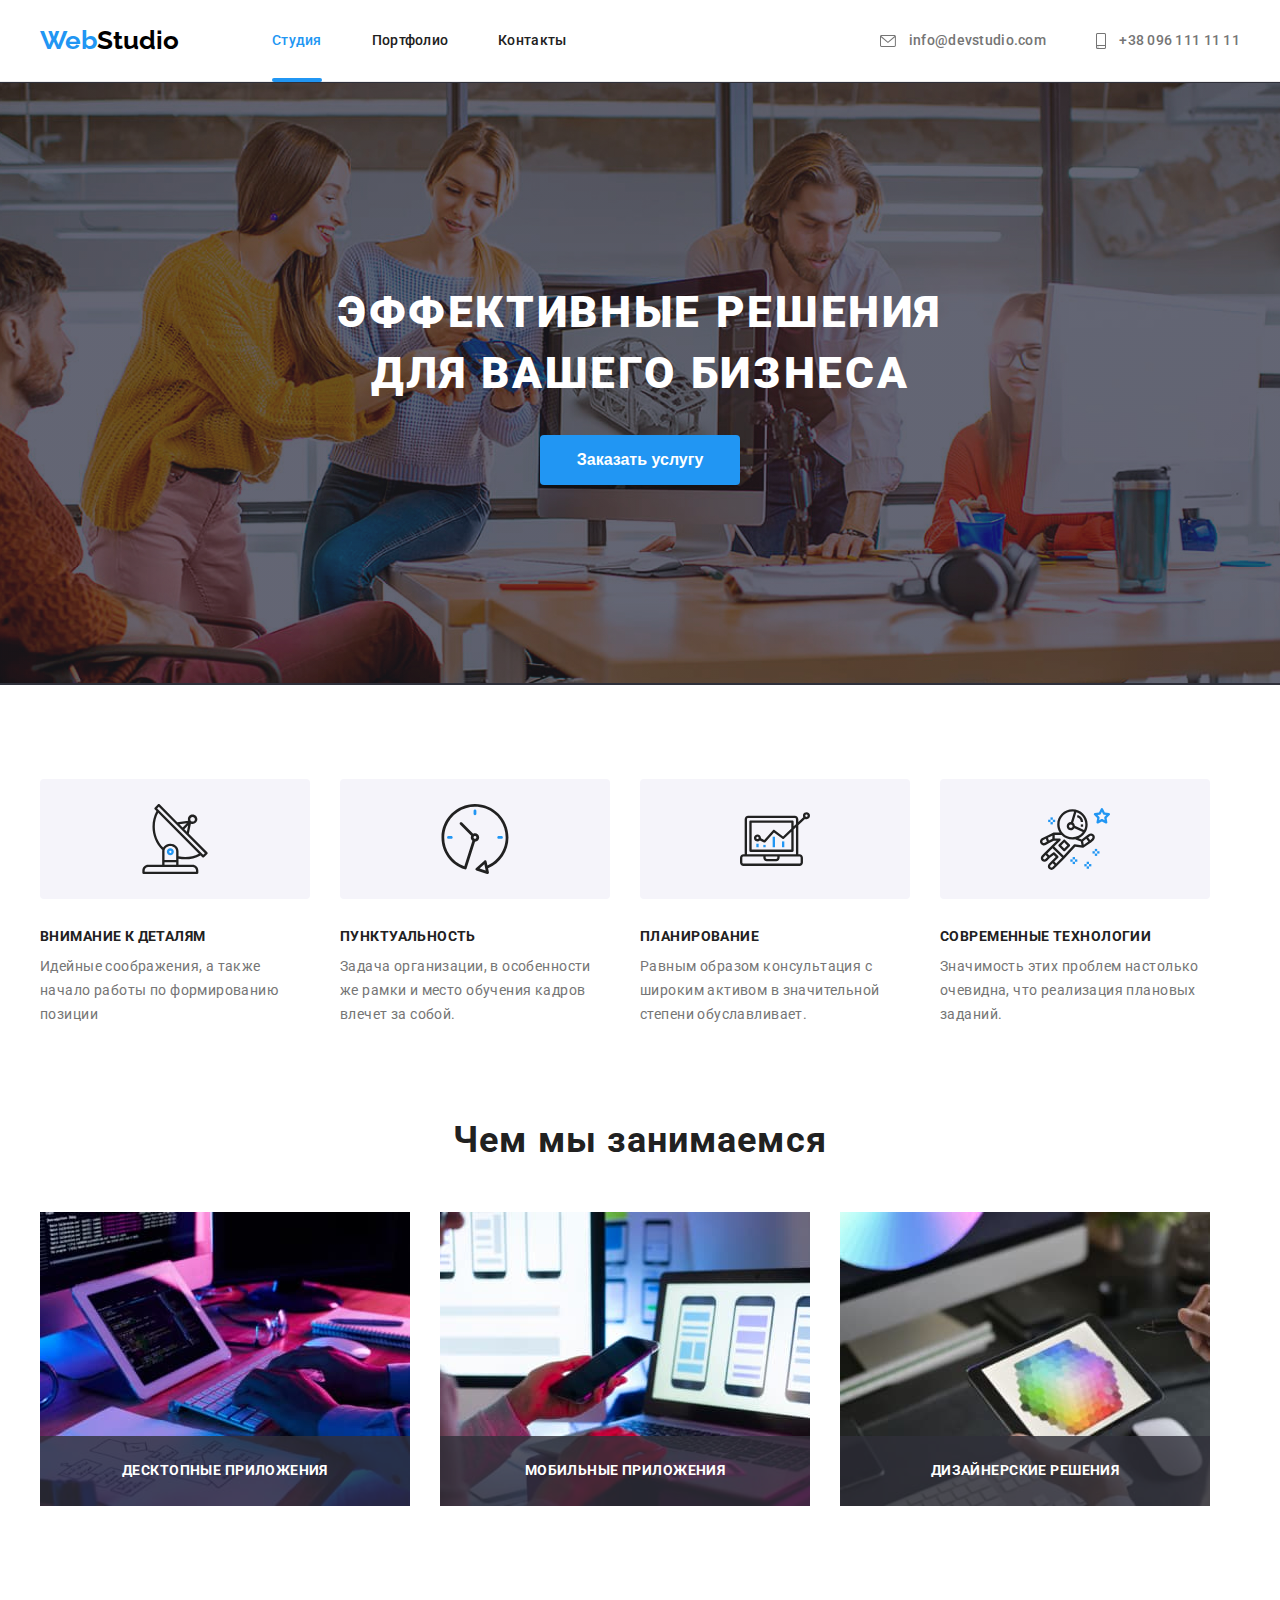
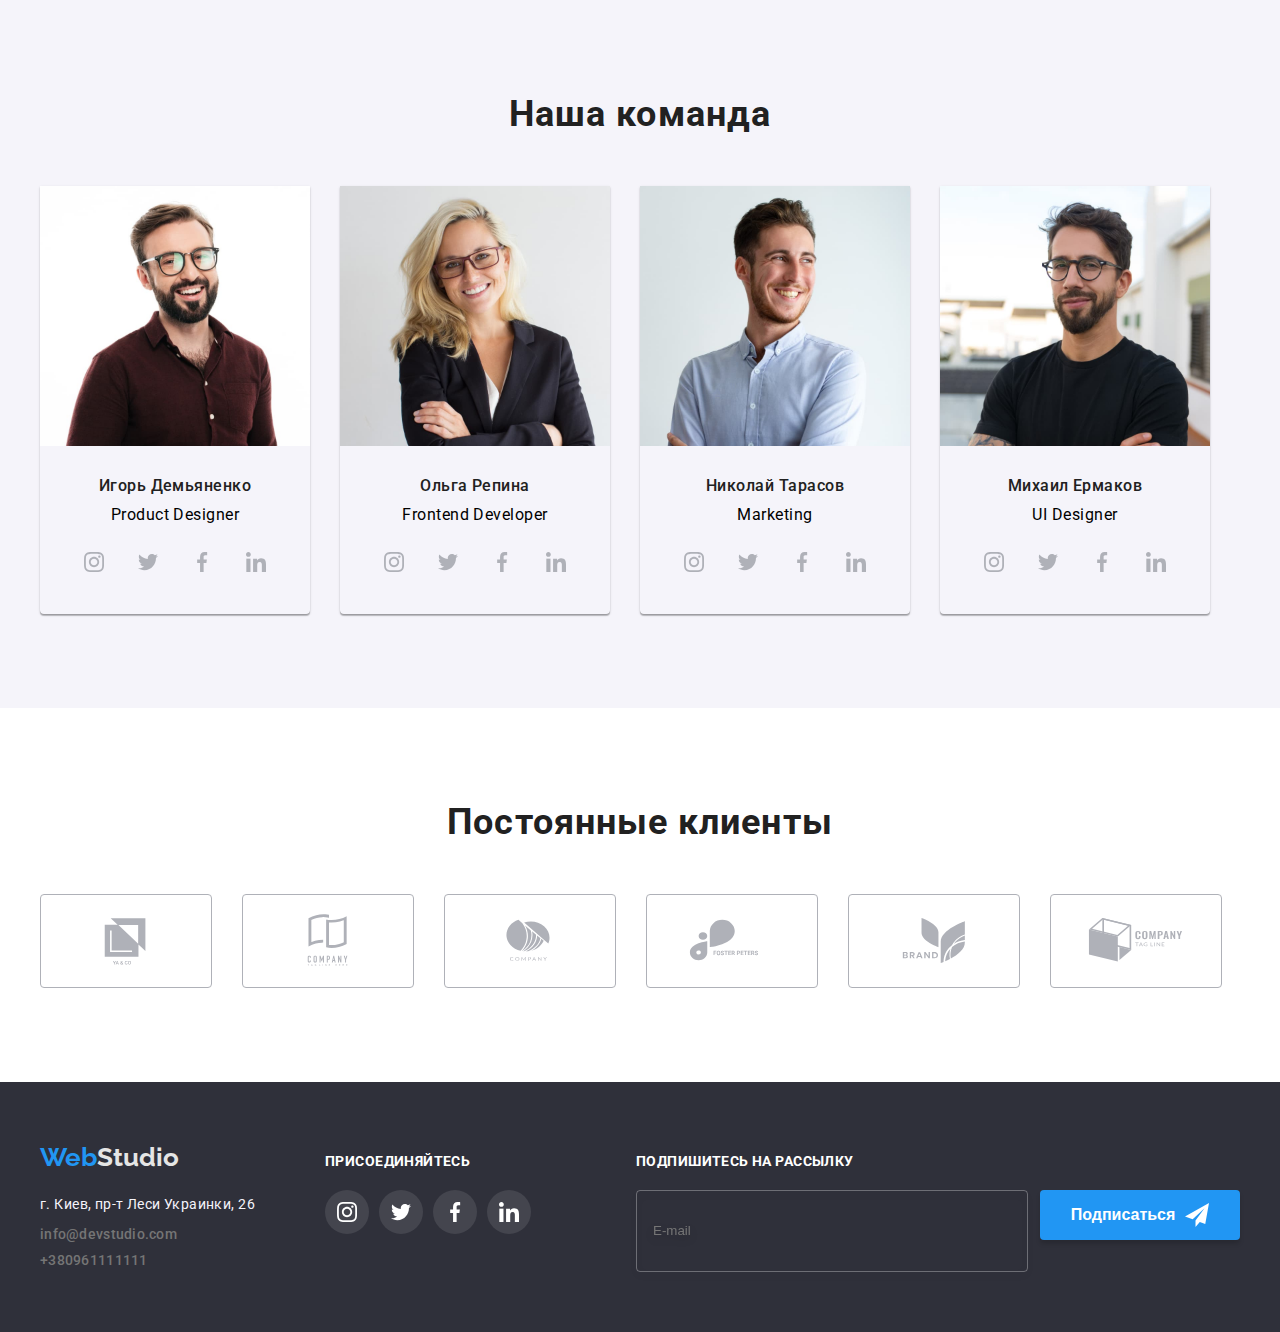
<file: index.html>
<!DOCTYPE html>
<html lang="en">
    <head>
        <meta charset="UTF-8" />
        <meta http-equiv="X-UA-Compatible" content="IE=edge" />
        <meta name="viewport" content="width=device-width, initial-scale=1.0" />
        <title>Студия</title>
        <link
            href="https://fonts.googleapis.com/css2?family=Raleway:wght@700&family=Roboto:wght@400;500;700;900&display=swap"
            rel="stylesheet"
        />
        <link
            rel="stylesheet"
            href="https://cdnjs.cloudflare.com/ajax/libs/modern-normalize/1.1.0/modern-normalize.min.css"
            integrity="sha512-wpPYUAdjBVSE4KJnH1VR1HeZfpl1ub8YT/NKx4PuQ5NmX2tKuGu6U/JRp5y+Y8XG2tV+wKQpNHVUX03MfMFn9Q=="
            crossorigin="anonymous"
            referrerpolicy="no-referrer"
        />
        <link rel="stylesheet" href="./css/styles.css" />
    </head>
    <body>
        <header>
            <div class="container header-container">
                <a href="./index.html" class="logo">
                    <span class="logo-web">Web</span
                    ><span class="logo-studio-primary">Studio</span></a>
                <nav>
                    <ul class="site-nav">
                        <li class="nav-item">
                            <a href="./index.html" class="current nav-link">Студия</a>
                        </li>
                        <li class="nav-item">
                            <a href="./portfolio.html" class="nav-link">Портфолио</a>
                        </li>
                        <li class="nav-item">
                            <a href="" class="nav-link">Контакты</a>
                        </li>
                    </ul>
                </nav>
                <ul class="site-contact">
                    <li class="contact-item">
                        <a
                            href="mailto:info@devstudio.com"
                            class="contact-link">
                            <svg
                                width="16"
                                height="12"
                                class="header-icon-mail">
                                <use
                                    href="./images/icons.svg#icon-envelope-hover"
                                ></use>
                            </svg>
                            info@devstudio.com</a>
                    </li>
                    <li class="contact-item">
                        <a href="tel:+380961111111" class="contact-link">
                            <svg
                                width="10"
                                height="16"
                                class="header-icon-phone">
                                <use
                                    href="./images/icons.svg#icon-smartphone"></use>
                            </svg> +38 096 111 11 11</a>
                    </li>
                </ul>
            </div>
        </header>
        <main>
            <section class="hero overlay">
                <div class="container">
                    <h1 class="hero-title">
                        Эффективные решения <br />для вашего бизнеса
                    </h1>
                    <button
                        type="button"
                        class="primary-button"
                        data-modal-open>
                        Заказать услугу
                    </button>
                </div>
            </section>

            <section class="section features">
                <div class="container">
                    <h2 class="visualy-hidden">Преимущества</h2>
                    <ul class="features-list">
                        <li class="features-item">
                            <div class="features-icon-back">
                                <svg
                                    width="70"
                                    height="70"
                                    class="features-icon">
                                    <use
                                        href="./images/icons.svg#icon-antenna-1">
												</use>
                                </svg>
                            </div>
                            <h3 class="features-title">Внимание к деталям</h3>
                            <p class="features-description">
                                Идейные соображения, а также начало работы по
                                формированию позиции
                            </p>
                        </li>
                        <li class="features-item">
                            <div class="features-icon-back">
                                <svg
                                    width="70"
                                    height="70"
                                    class="features-icon">
                                    <use
                                        href="./images/icons.svg#icon-clock-1"></use>
                                </svg>
                            </div>
                            <h3 class="features-title">Пунктуальность</h3>
                            <p class="features-description">
                                Задача организации, в особенности же рамки и
                                место обучения кадров влечет за собой.
                            </p>
                        </li>
                        <li class="features-item">
                            <div class="features-icon-back">
                                <svg
                                    width="70"
                                    height="70"
                                    class="features-icon">
                                    <use
                                        href="./images/icons.svg#icon-diagram-1"></use>
                                </svg>
                            </div>
                            <h3 class="features-title">Планирование</h3>
                            <p class="features-description">
                                Равным образом консультация с широким активом в
                                значительной степени обуславливает.
                            </p>
                        </li>
                        <li class="features-item">
                            <div class="features-icon-back">
                                <svg
                                    width="70"
                                    height="70"
                                    class="features-icon">
                                    <use
                                        href="./images/icons.svg#icon-astronaut-1"></use>
                                </svg>
                            </div>
                            <h3 class="features-title">
                                Современные технологии
                            </h3>
                            <p class="features-description">
                                Значимость этих проблем настолько очевидна, что
                                реализация плановых заданий.
                            </p>
                        </li>
                    </ul>
                </div>
            </section>
            <section class="section activity">
                <div class="container">
                    <h2 class="section-title">Чем мы занимаемся</h2>
                    <ul class="activity-list">
                        <li class="activity-item">
                            <div class="activity-thumb">
                                <img
                                    src="./images/imge.jpg"
                                    alt="дизайн"
                                    width="370"/>
                                <p class="activity-animation">
                                    Десктопные приложения
                                </p>
                            </div>
                        </li>
                        <li class="activity-item">
                            <div class="activity-thumb">
                                <img
                                    src="./images/imge(1).jpg"
                                    alt="системность"
                                    width="370"/>
                                <p class="activity-animation">
                                    Мобильные приложения
                                </p>
                            </div>
                        </li>
                        <li class="activity-item">
                            <div class="activity-thumb">
                                <img
                                    src="./images/imge(2).jpg"
                                    alt="адаптация"
                                    width="370"/>
                                <p class="activity-animation">
                                    Дизайнерские решения
                                </p>
                            </div>
                        </li>
                    </ul>
                </div>
            </section>
            <section class="section team">
                <div class="container">
                    <h2 class="section-title">Наша команда</h2>
                    <ul class="team-list">
                        <li class="team-item">
                            <img
                                src="./images/img.jpg"
                                alt="Игорь Демьяненко"
                                width="270"/>
                            <div class="specialist-item">
                                <h3 class="specialist-title">
                                    Игорь Демьяненко
                                </h3>
                                <p class="specialist-description">
                                    Product Designer
                                </p>
                                <ul class="specialist-social">
                                    <li class="social-links">
                                        <a
                                            href="https://instagram.com/"
                                            class="specialist-icon-back">
                                            <svg
                                                width="20"
                                                height="20"
                                                class="specialist-icon">
                                                <use
                                                    href="./images/icons.svg#icon-instagram"></use>
                                            </svg>
                                        </a>
                                    </li>
                                    <li class="social-links">
                                        <a
                                            href="https://twitter.com/"
                                            class="specialist-icon-back">
                                            <svg
                                                width="20"
                                                height="20"
                                                class="specialist-icon">
                                                <use
                                                    href="./images/icons.svg#icon-twitter"></use>
                                            </svg>
                                        </a>
                                    </li>
                                    <li class="social-links">
                                        <a
                                            href="https://www.facebook.com/"
                                            class="specialist-icon-back">
                                            <svg
                                                width="20"
                                                height="20"
                                                class="specialist-icon">
                                                <use
                                                    href="./images/icons.svg#icon-facebook"></use>
                                            </svg>
                                        </a>
                                    </li>
                                    <li class="social-links">
                                        <a
                                            href="https://www.linkedin.com/"
                                            class="specialist-icon-back">
                                            <svg
                                                width="20"
                                                height="20"
                                                class="specialist-icon">
                                                <use
                                                    href="./images/icons.svg#icon-linkedin"></use>
                                            </svg>
                                        </a>
                                    </li>
                                </ul>
                            </div>
                        </li>

                        <li class="team-item">
                            <img
                                src="./images/img(1).jpg"
                                alt="Ольга Репина"
                                width="270"/>
                            <div class="specialist-item">
                                <h3 class="specialist-title">Ольга Репина</h3>
                                <p class="specialist-description">
                                    Frontend Developer
                                </p>
                                <ul class="specialist-social">
                                    <li class="social-links">
                                        <a
                                            href="https://instagram.com/"
                                            class="specialist-icon-back">
                                            <svg
                                                width="20"
                                                height="20"
                                                class="specialist-icon">
                                                <use
                                                    href="./images/icons.svg#icon-instagram"></use>
                                            </svg>
                                        </a>
                                    </li>
                                    <li class="social-links">
                                        <a
                                            href="https://twitter.com/"
                                            class="specialist-icon-back">
                                            <svg
                                                width="20"
                                                height="20"
                                                class="specialist-icon">
                                                <use
                                                    href="./images/icons.svg#icon-twitter">
																</use>
                                            </svg>
                                        </a>
                                    </li>
                                    <li class="social-links">
                                        <a
                                            href="https://www.facebook.com/"
                                            class="specialist-icon-back">
                                            <svg
                                                width="20"
                                                height="20"
                                                class="specialist-icon">
                                                <use
                                                    href="./images/icons.svg#icon-facebook">
																</use>
                                            </svg>
                                        </a>
                                    </li>
                                    <li class="social-links">
                                        <a
                                            href="https://www.linkedin.com/"
                                            class="specialist-icon-back">
                                            <svg
                                                width="20"
                                                height="20"
                                                class="specialist-icon">
                                                <use
                                                    href="./images/icons.svg#icon-linkedin">
																</use>
                                            </svg>
                                        </a>
                                    </li>
                                </ul>
                            </div>
                        </li>

                        <li class="team-item">
                            <img
                                src="./images/img(2).jpg"
                                alt="Николай Тарасов"
                                width="270"/>
                            <div class="specialist-item">
                                <h3 class="specialist-title">
                                    Николай Тарасов
                                </h3>
                                <p class="specialist-description">Marketing</p>
                                <ul class="specialist-social">
                                    <li class="social-links">
                                        <a
                                            href="https://instagram.com/"
                                            class="specialist-icon-back">
                                            <svg
                                                width="20"
                                                height="20"
                                                class="specialist-icon">
                                                <use
                                                    href="./images/icons.svg#icon-instagram">
																</use>
                                            </svg>
                                        </a>
                                    </li>
                                    <li class="social-links">
                                        <a
                                            href="https://twitter.com/"
                                            class="specialist-icon-back">
                                            <svg
                                                width="20"
                                                height="20"
                                                class="specialist-icon">
                                                <use
                                                    href="./images/icons.svg#icon-twitter">
																</use>
                                            </svg>
                                        </a>
                                    </li>
                                    <li class="social-links">
                                        <a
                                            href="https://www.facebook.com/"
                                            class="specialist-icon-back">
                                            <svg
                                                width="20"
                                                height="20"
                                                class="specialist-icon">
                                                <use
                                                    href="./images/icons.svg#icon-facebook">
																</use>
                                            </svg>
                                        </a>
                                    </li>
                                    <li class="social-links">
                                        <a
                                            href="https://www.linkedin.com/"
                                            class="specialist-icon-back">
                                            <svg
                                                width="20"
                                                height="20"
                                                class="specialist-icon">
                                                <use
                                                    href="./images/icons.svg#icon-linkedin">
																</use>
                                            </svg>
                                        </a>
                                    </li>
                                </ul>
                            </div>
                        </li>
                        <li class="team-item">
                            <img
                                src="./images/img(3).jpg"
                                alt="Михаил Ермаков"
                                width="270"/>
                            <div class="specialist-item">
                                <h3 class="specialist-title">Михаил Ермаков</h3>
                                <p class="specialist-description">
                                    UI Designer
                                </p>
                                <ul class="specialist-social">
                                    <li class="social-links">
                                        <a
                                            href="https://instagram.com/"
                                            class="specialist-icon-back">
                                            <svg
                                                width="20"
                                                height="20"
                                                class="specialist-icon">
                                                <use
                                                    href="./images/icons.svg#icon-instagram"></use>
                                            </svg>
                                        </a>
                                    </li>
                                    <li class="social-links">
                                        <a
                                            href="https://twitter.com/"
                                            class="specialist-icon-back">
                                            <svg
                                                width="20"
                                                height="20"
                                                class="specialist-icon">
                                                <use
                                                    href="./images/icons.svg#icon-twitter"></use>
                                            </svg>
                                        </a>
                                    </li>
                                    <li class="social-links">
                                        <a
                                            href="https://www.facebook.com/"
                                            class="specialist-icon-back">
                                            <svg
                                                width="20"
                                                height="20"
                                                class="specialist-icon">
                                                <use
                                                    href="./images/icons.svg#icon-facebook">
																</use>
                                            </svg>
                                        </a>
                                    </li>
                                    <li class="social-links">
                                        <a
                                            href="https://www.linkedin.com/"
                                            class="specialist-icon-back">
                                            <svg
                                                width="20"
                                                height="20"
                                                class="specialist-icon">
                                                <use
                                                    href="./images/icons.svg#icon-linkedin">
																</use>
                                            </svg>
                                        </a>
                                    </li>
                                </ul>
                            </div>
                        </li>
                    </ul>
                </div>
            </section>
            <section class="section our-cusromers">
                <div class="container">
                    <h2 class="our-cusromers-header">Постоянные клиенты</h2>
                    <ul class="our-cusromers-list">
                        <li class="our-cusromers-items">
                            <a href="" class="our-cusromers-link">
                                <svg
                                    width="106"
                                    height="60"
                                    class="our-cusromers-icons">
                                    <use
                                        href="./images/icons.svg#icon-client-1">
												</use>
                                </svg>
                            </a>
                        </li>
                        <li class="our-cusromers-items">
                            <a href="" class="our-cusromers-link">
                                <svg
                                    width="106"
                                    height="60"
                                    class="our-cusromers-icons">
                                    <use
                                        href="./images/icons.svg#icon-client-2">
												</use>
                                </svg>
                            </a>
                        </li>
                        <li class="our-cusromers-items">
                            <a href="" class="our-cusromers-link">
                                <svg
                                    width="106"
                                    height="60"
                                    class="our-cusromers-icons">
                                    <use
                                        href="./images/icons.svg#icon-client-3">
												</use>
                                </svg>
                            </a>
                        </li>
                        <li class="our-cusromers-items">
                            <a href="" class="our-cusromers-link">
                                <svg
                                    width="106"
                                    height="60"
                                    class="our-cusromers-icons">
                                    <use
                                        href="./images/icons.svg#icon-client-4">
												</use>
                                </svg>
                            </a>
                        </li>
                        <li class="our-cusromers-items">
                            <a href="" class="our-cusromers-link">
                                <svg
                                    width="106"
                                    height="60"
                                    class="our-cusromers-icons">
                                    <use
                                        href="./images/icons.svg#icon-client-5"></use>
                                </svg>
                            </a>
                        </li>
                        <li class="our-cusromers-items">
                            <a href="" class="our-cusromers-link">
                                <svg
                                    width="106"
                                    height="60"
                                    class="our-cusromers-icons">
                                    <use
                                        href="./images/icons.svg#icon-client-6">
												</use>
                                </svg>
                            </a>
                        </li>
                    </ul>
                </div>
            </section>
        </main>

        <footer class="footer-wrapper">
            <div class="container footer-objects">
                <div class="footer-contacts">
                    <a class="logo footer-logo link" href="./index.html">
                        <span class="logo-web">Web</span
                        ><span class="logo-studio-secondary">Studio</span>
                    </a>

                    <address class="address">
                        <ul>
                            <li class="address-item">
                                <a
                                    href="https://goo.gl/maps/6hMY9F7xP3sktgREA"
                                    class="address-link link"
                                    >г. Киев, пр-т Леси Украинки, 26</a>
                            </li>
                            <li class="address-item">
                                <a
                                    href="mailto:info@devstudio.com"
                                    class="
                                        contact-link
                                        footer-contacts-link
                                        link">info@devstudio.com</a>
                            </li>
                            <li class="address-item">
                                <a
                                    href="tel:+380961111111"
                                    class="
                                        contact-link
                                        footer-contacts-link
                                        link">+380961111111</a>
                            </li>
                        </ul>
                    </address>
                </div>
                <div class="footer-socials-list">
                    <p class="footer-list-text">ПРИСОЕДИНЯЙТЕСЬ</p>
                    <ul class="footer-icons-position">
                        <li class="footer-list">
                            <a
                                href="https://instagram.com/"
                                class="dark social-links">
                                <svg width="20" height="20" class="footer-icon">
                                    <use
                                        href="./images/icons.svg#icon-instagram">
												</use>
                                </svg>
                            </a>
                        </li>
                        <li class="footer-list">
                            <a
                                href="https://twitter.com/"
                                class="dark social-links">
                                <svg width="20" height="20" class="footer-icon">
                                    <use
                                        href="./images/icons.svg#icon-twitter">
												</use>
                                </svg>
                            </a>
                        </li>
                        <li class="footer-list">
                            <a
                                href="https://www.facebook.com/"
                                class="dark social-links">
                                <svg width="20" height="20" class="footer-icon">
                                    <use
                                        href="./images/icons.svg#icon-facebook">
												</use>
                                </svg>
                            </a>
                        </li>
                        <li class="footer-list">
                            <a
                                href="https://www.linkedin.com/"
                                class="dark social-links">
                                <svg width="20" height="20" class="footer-icon">
                                    <use
                                        href="./images/icons.svg#icon-linkedin">
												</use>
                                </svg>
                            </a>
                        </li>
                    </ul>
                </div>
                <div class="email-form-field">
                    <p class="footer-list-text">ПОДПИШИТЕСЬ НА РАССЫЛКУ</p>
                    <form action="#" class="form-area">
                        <input
                            type="email"
                            name="email"
                            id="email"
                            placeholder="E-mail"
                            class="form-field"/>
                        <button type="submit" class="down primary-button">
                            Подписаться
                            <svg class="send-icon">
                                <use
                                    href="./images/icons.svg#icon-iconsend">
										  </use>
                            </svg>
                        </button>
                    </form>
                </div>
            </div>
        </footer>
        <div class="backdrop is-hidden" data-modal>
            <div class="modal">
                <h3 class="modal-title">
                    Оставьте свои данные, мы вам перезвоним
                </h3>
                <form action="#" class="modal-form">
                    <div class="label">
                        <label class="modal-form-lable">Имя</label>
                    </div>
                    <div class="input-group-absolute">
                        <input
                            type="text"
                            name="name"
                            class="modal-form-input"/>
                        <svg width="18" height="18" class="modal-icon">
                            <use
                                href="./images/icons.svg#icon-person-black">
									</use>
                        </svg>
                    </div>
                    <div class="label">
                        <label class="modal-form-lable">Телефон</label>
                    </div>
                    <div class="input-group-absolute">
                        <input
                            type="tel"
                            name="phone_number"
                            class="modal-form-input"/>
                        <svg width="18" height="18" class="modal-icon">
                            <use
                                href="./images/icons.svg#icon-phone-black">
									</use>
                        </svg>
                    </div>

                    <div class="label">
                        <label class="modal-form-lable">Почта</label>
                    </div>
                    <div class="input-group-absolute">
                        <input
                            type="email"
                            name="email"
                            class="modal-form-input"/>
                        <svg width="18" height="18" class="modal-icon">
                            <use
                                href="./images/icons.svg#icon-email-black">
									</use>
                        </svg>
                    </div>
                    <div class="label-comment">
                        <label class="modal-form-lable comment-area"
                            >Комментарий</label>
                    </div>
                    <div class="form-text-area">
                        <textarea
                            name="comment"
                            placeholder="Введите текст"
                            class="form-comment"></textarea>
                    </div>

                    <label class="modal-checkbox checkbox-label">
                        <input
                            type="checkbox"
                            name="policy"
                            class="checkbox visualy-hidden"/>
                        <svg width="13" height="10" class="ticks-icon">
                            <use href="./images/icons.svg#icon-tick"></use>
                        </svg>
                        <span class="icon-tick"></span>
                        Соглашаюсь с рассылкой и принимаю&#160;
                        <a href="#" class="checkbox-link"> Условия договора</a>
                    </label>
                    <div class="button-submit">
                        <button type="submit" class="primary-button">
                            Отправить
                        </button>
                    </div>
                </form>
                <button class="button-close" data-modal-close>
                    <svg width="18" height="18" class="button-close-icon">
                        <use href="./images/icons.svg#close"></use>
                    </svg>
                </button>
            </div>
        </div>
        <script src="./js/modal.js"></script>
    </body>
</html>
</file>
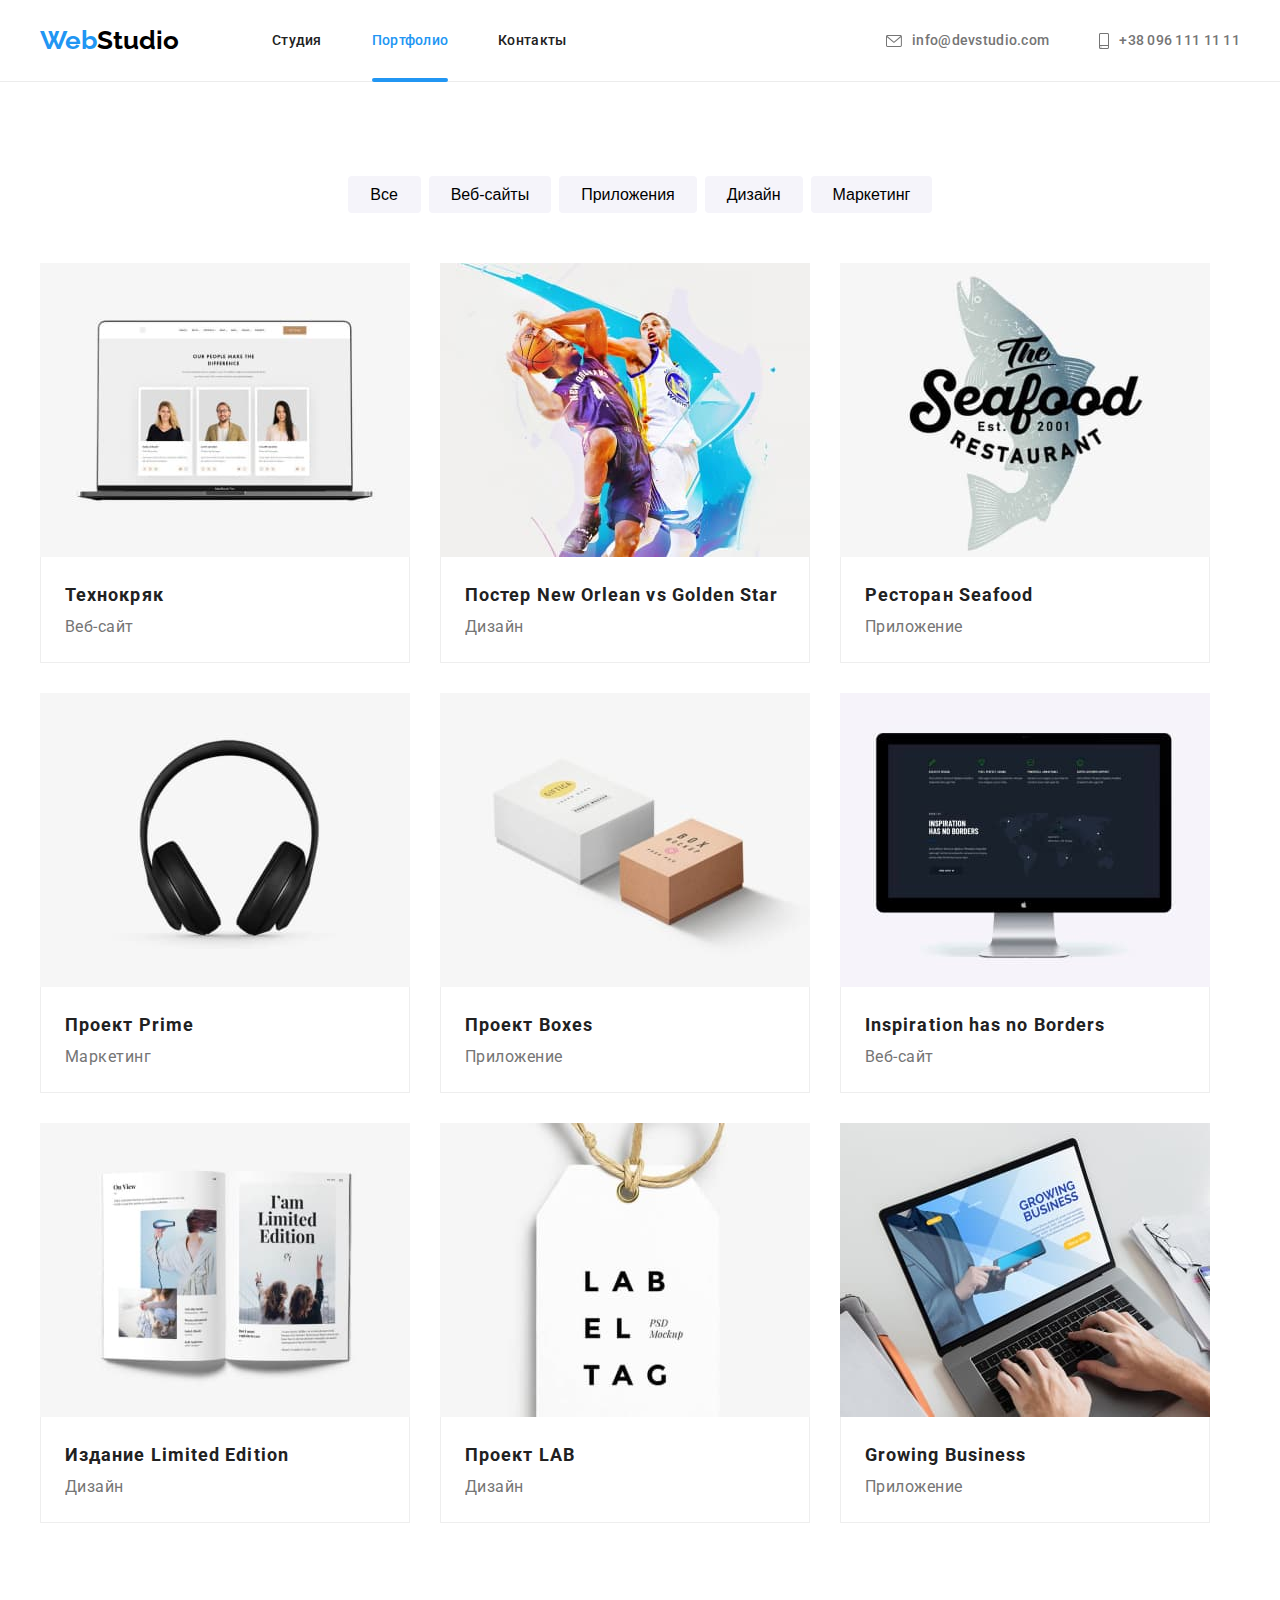
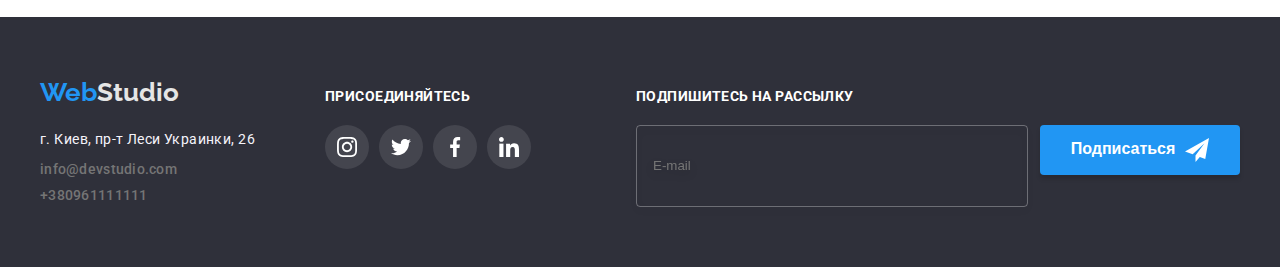
<file: portfolio.html>
<!DOCTYPE html>
<html lang="en">
    <head>
        <meta charset="UTF-8" />
        <meta http-equiv="X-UA-Compatible" content="IE=edge" />
        <meta name="viewport" content="width=device-width, initial-scale=1.0" />
        <title>Портфолио</title>
        <link
            href="https://fonts.googleapis.com/css2?family=Raleway:wght@700&family=Roboto:wght@400;500;700;900&display=swap"
            rel="stylesheet"/>
        <link
            rel="stylesheet"
            href="https://cdnjs.cloudflare.com/ajax/libs/modern-normalize/1.1.0/modern-normalize.min.css"
            integrity="sha512-wpPYUAdjBVSE4KJnH1VR1HeZfpl1ub8YT/NKx4PuQ5NmX2tKuGu6U/JRp5y+Y8XG2tV+wKQpNHVUX03MfMFn9Q=="
            crossorigin="anonymous"
            referrerpolicy="no-referrer"/>
        <link rel="stylesheet" href="./css/styles.css" />
    </head>

    <body>
        <header class="page-header">
            <div class="container header-container">
                <a href="./index.html" class="logo">
                    <span class="logo-web">Web</span
                    ><span class="logo-studio-primary">Studio</span>
                </a>
                <nav>
                    <ul class="site-nav">
                        <li class="nav-item">
                            <a href="./index.html" class="nav-link">Студия</a>
                        </li>
                        <li class="nav-item">
                            <a href="./portfolio.html" class="current nav-link"
                                >Портфолио</a>
                        </li>
                        <li class="nav-item">
                            <a href="" class="nav-link">Контакты</a>
                        </li>
                    </ul>
                </nav>

                <ul class="site-contact">
                    <li class="contact-item">
                        <a
                            href="mailto:info@devstudio.com"
                            class="contact-link">
                            <svg
                                width="16"
                                height="12"
                                class="header-icon-mail">
                                <use
                                    href="./images/icons.svg#icon-envelope-hover"></use></svg>info@devstudio.com</a>
                    </li>
                    <li class="contact-item">
                        <a href="tel:+380961111111" class="contact-link">
                            <svg
                                width="10"
                                height="16"
                                class="header-icon-phone">
                                <use
                                    href="./images/icons.svg#icon-smartphone"></use></svg>+38 096 111 11 11</a>
                    </li>
                </ul>
            </div>
        </header>

        <main>
            <section class="section">
                <div class="container">
                    <h1 class="visualy-hidden">Портфолио</h1>
                    <ul class="button-exclude">
                        <li class="button-item">
                            <button type="button" class="secondary-button">
                                Все
                            </button>
                        </li>
                        <li class="button-item">
                            <button type="button" class="secondary-button">
                                Веб-сайты
                            </button>
                        </li>
                        <li class="button-item">
                            <button type="button" class="secondary-button">
                                Приложения
                            </button>
                        </li>
                        <li class="button-item">
                            <button type="button" class="secondary-button">
                                Дизайн
                            </button>
                        </li>
                        <li class="button-item">
                            <button type="button" class="secondary-button">
                                Маркетинг
                            </button>
                        </li>
                    </ul>
                    <ul class="types-list">
                        <li class="types-item">
                            <a href="" class="types-link">
                                <div class="projects-animation">
                                    <img
                                        class="types-image"
                                        src="./images/port.jpg"
                                        alt="ноутбук с вебстраницей"
                                        width="370"/>
                                    <p class="projects-overlay">
                                        Технокряк это современная площадка
                                        распространения коронавируса. Компании
                                        используют эту платформу для цифрового
                                        шпионажа и атак на защищённые сервера
                                        конкурентов.
                                    </p>
                                </div>

                                <div class="item-description">
                                    <h3 class="types-title">Технокряк</h3>
                                    <p class="description-types">Веб-сайт</p>
                                </div>
                            </a>
                        </li>
                        <li class="types-item">
                            <a href="" class="types-link">
                                <div class="projects-animation">
                                    <img
                                        class="types-image"
                                        src="./images/port1.jpg"
                                        alt="постер"
                                        width="370"/>
                                    <p class="projects-overlay">
                                        Технокряк это современная площадка
                                        распространения коронавируса. Компании
                                        используют эту платформу для цифрового
                                        шпионажа и атак на защищённые сервера
                                        конкурентов.
                                    </p>
                                </div>
                                <div class="item-description">
                                    <h3 class="types-title">
                                        Постер New Orlean vs Golden Star
                                    </h3>
                                    <p class="description-types">Дизайн</p>
                                </div></a>
                        </li>
                        <li class="types-item">
                            <a href="" class="types-link">
                                <div class="projects-animation">
                                    <img
                                        class="types-image"
                                        src="./images/port2.jpg"
                                        alt="логотип ресторана"
                                        width="370"/>
                                    <p class="projects-overlay">
                                        Технокряк это современная площадка
                                        распространения коронавируса. Компании
                                        используют эту платформу для цифрового
                                        шпионажа и атак на защищённые сервера
                                        конкурентов.
                                    </p>
                                </div>
                                <div class="item-description">
                                    <h3 class="types-title">
                                        Ресторан Seafood
                                    </h3>
                                    <p class="description-types">Приложение</p>
                                </div></a>
                        </li>
                        <li class="types-item">
                            <a href="" class="types-link">
                                <div class="projects-animation">
                                    <img
                                        class="types-image"
                                        src="./images/port3.jpg"
                                        alt="наушники"
                                        width="370"/>
                                    <p class="projects-overlay">
                                        Технокряк это современная площадка
                                        распространения коронавируса. Компании
                                        используют эту платформу для цифрового
                                        шпионажа и атак на защищённые сервера
                                        конкурентов.
                                    </p>
                                </div>
                                <div class="item-description">
                                    <h3 class="types-title">Проект Prime</h3>
                                    <p class="description-types">Маркетинг</p>
                                </div></a>
                        </li>
                        <li class="types-item">
                            <a href="" class="types-link">
                                <div class="projects-animation">
                                    <img
                                        class="types-image"
                                        src="./images/port4.jpg"
                                        alt="две коробки"
                                        width="370"/>
                                    <p class="projects-overlay">
                                        Технокряк это современная площадка
                                        распространения коронавируса. Компании
                                        используют эту платформу для цифрового
                                        шпионажа и атак на защищённые сервера
                                        конкурентов.
                                    </p>
                                </div>
                                <div class="item-description">
                                    <h3 class="types-title">Проект Boxes</h3>
                                    <p class="description-types">Приложение</p>
                                </div></a>
                        </li>
                        <li class="types-item">
                            <a href="" class="types-link">
                                <div class="projects-animation">
                                    <img
                                        class="types-image"
                                        src="./images/port5.jpg"
                                        alt="монитор с вебстраницей"
                                        width="370"/>
                                    <p class="projects-overlay">
                                        Технокряк это современная площадка
                                        распространения коронавируса. Компании
                                        используют эту платформу для цифрового
                                        шпионажа и атак на защищённые сервера
                                        конкурентов.
                                    </p>
                                </div>
                                <div class="item-description">
                                    <h3 class="types-title">
                                        Inspiration has no Borders
                                    </h3>
                                    <p class="description-types">Веб-сайт</p>
                                </div></a>
                        </li>
                        <li class="types-item">
                            <a href="" class="types-link">
                                <div class="projects-animation">
                                    <img
                                        class="types-image"
                                        src="./images/port6.jpg"
                                        alt="журнал"
                                        width="370"/>
                                    <p class="projects-overlay">
                                        Технокряк это современная площадка
                                        распространения коронавируса. Компании
                                        используют эту платформу для цифрового
                                        шпионажа и атак на защищённые сервера
                                        конкурентов.
                                    </p>
                                </div>
                                <div class="item-description">
                                    <h3 class="types-title">
                                        Издание Limited Edition
                                    </h3>
                                    <p class="description-types">Дизайн</p>
                                </div></a>
                        </li>
                        <li class="types-item">
                            <a href="" class="types-link">
                                <div class="projects-animation">
                                    <img
                                        class="types-image"
                                        src="./images/port7.jpg"
                                        alt="бирка"
                                        width="370"/>
                                    <p class="projects-overlay">
                                        Технокряк это современная площадка
                                        распространения коронавируса. Компании
                                        используют эту платформу для цифрового
                                        шпионажа и атак на защищённые сервера
                                        конкурентов.
                                    </p>
                                </div>
                                <div class="item-description">
                                    <h3 class="types-title">Проект LAB</h3>
                                    <p class="description-types">Дизайн</p>
                                </div></a>
                        </li>
                        <li class="types-item">
                            <a href="" class="types-link">
                                <div class="projects-animation">
                                    <img
                                        class="types-image"
                                        src="./images/port8.jpg"
                                        alt="руки на ноутбуке"
                                        width="370"/>
                                    <p class="projects-overlay">
                                        Технокряк это современная площадка
                                        распространения коронавируса. Компании
                                        используют эту платформу для цифрового
                                        шпионажа и атак на защищённые сервера
                                        конкурентов.
                                    </p>
                                </div>
                                <div class="item-description">
                                    <h3 class="types-title">
                                        Growing Business
                                    </h3>
                                    <p class="description-types">Приложение</p>
                                </div></a>
                        </li>
                    </ul>
                </div>
            </section>
        </main>
        <footer class="footer-wrapper">
            <div class="container footer-objects">
                <div class="footer-contacts">
                    <a class="logo footer-logo link" href="./index.html">
                        <span class="logo-web">Web</span
                        ><span class="logo-studio-secondary">Studio</span>
                    </a>

                    <address class="address">
                        <ul>
                            <li class="address-item">
                                <a
                                    href="https://goo.gl/maps/6hMY9F7xP3sktgREA"
                                    class="address-link link"
                                    >г. Киев, пр-т Леси Украинки, 26</a>
                            </li>
                            <li class="address-item">
                                <a  href="mailto:info@devstudio.com"
                                    class="
                                        contact-link
                                        footer-contacts-link
                                        link">info@devstudio.com</a>
                            </li>
                            <li class="address-item">
                                <a href="tel:+380961111111"
                                    class="contact-link footer-contacts-link link">+380961111111</a>
                            </li>
                        </ul>
                    </address>
                </div>
                <div class="footer-socials-list">
                    <p class="footer-list-text">ПРИСОЕДИНЯЙТЕСЬ</p>
                    <ul class="footer-icons-position">
                        <li class="footer-list">
                            <a
                                href="https://instagram.com/"
                                class="dark social-links">
                                <svg width="20" height="20" class="footer-icon">
                                    <use
                                        href="./images/icons.svg#icon-instagram">
											   </use>
                                </svg>
                            </a>
                        </li>
                        <li class="footer-list">
                            <a
                                href="https://twitter.com/"
                                class="dark social-links">
                                <svg width="20" 
										  height="20" 
										  class="footer-icon">
                                 <use
                                        href="./images/icons.svg#icon-twitter"></use>
                                </svg>
                            </a>
                        </li>
                        <li class="footer-list">
                            <a
                                href="https://www.facebook.com/"
                                class="dark social-links">
                                <svg 
										  width="20" 
										  height="20" 
										  class="footer-icon">
                                 <use
                                        href="./images/icons.svg#icon-facebook"></use>
                                </svg>
                            </a>
                        </li>
                        <li class="footer-list">
                            <a
                                href="https://www.linkedin.com/"
                                class="dark social-links">
                                <svg width="20" height="20" class="footer-icon">
                                    <use
                                        href="./images/icons.svg#icon-linkedin"></use>
                                </svg>
                            </a>
                        </li>
                    </ul>
                </div>
                <div class="email-form-field">
                    <p class="footer-list-text">ПОДПИШИТЕСЬ НА РАССЫЛКУ</p>
                    <form action="#" class="form-area">
                        <input
                            type="email"
                            name="email"
                            id="email"
                            placeholder="E-mail"
                            class="form-field"/>
                        <button type="submit" class="down primary-button">
                            Подписаться
                            <svg class="send-icon">
                                <use
                                    href="./images/icons.svg#icon-iconsend"></use>
                            </svg>
                        </button>
                    </form>
                </div>
            </div>
        </footer>
    </body>
</html>
</file>
<file: css/styles.css>
:root {
    --primary-text-color: #000000;
    --title-text-color: #212121;
    --accent-color: #2196f3;
    --primary-bg-color: #e5e5e5;
    --color-text-description: #757575;
    --bg-color-section: #2f303a;
    --bg-color-team: #f5f4fa;
    --text-color-on-dark: #ffffff;
    --portfolio-border-color: #eeeeee;
    --section-border-color: #ececec;
    --social-link-color: #afb1b8;
    --footer-social: rgba(255, 255, 255, 0.1);
    --animation-timing-function: cubic-bezier(0.4, 0, 0.2, 0);
    --animation-duration: 250ms;
}
html {
    box-sizing: border-box;
}

h1,
h2,
h3,
h4,
h5,
h6,
p {
    margin: 0;
}

.list {
    list-style: none;
    padding: 0;
    margin: 0;
}
.link {
    text-decoration: none;
    color: inherit;
}
img {
    display: block;
    min-width: 100%;
    height: auto;
}
.visualy-hidden {
    position: absolute;
    width: 1px;
    height: 1px;
    margin: -1px;
    border: 0;
    padding: 0;
    white-space: nowrap;
    clip-path: inset(100%);
    clip: rect(0 0 0 0);
    overflow: hidden;
}
/*body settigs*/
a {
    text-decoration: none;
}
body {
    background-color: var(--text-color-on-dark);
    color: var(--primary-text-color);
    font-family: Roboto, sans-serif;
    margin: 0;
}
button {
    cursor: pointer;
    border-width: 0;
}
nav {
    margin-left: 93px;
}
ul {
    list-style: none;
    padding: 0;
    margin: 0;
}
.container {
    width: 1200px;
    margin: 0 auto;
    padding: 0 15px;
}
.section {
    padding: 94px 0;
}
/*header*/
header {
    border-bottom: 1px solid var(--section-border-color);
}
.header-container {
    display: flex;
    align-items: center;
}
.site-contact {
    display: flex;
    margin-left: auto;
    align-items: center;
}
.header-connect {
    margin-left: auto;
}
.logo {
    font-family: Raleway;
    font-weight: 700;
    font-size: 26px;
    line-height: 1.2;
}

.logo-studio-primary {
    color: var(--primary-text-color);
    padding: 24px 0;
}
.logo-web {
    color: var(--accent-color);
}

.logo-studio-secondary {
    color: var(--primary-bg-color);
}
/*site-nav*/
.site-nav {
    display: flex;
    align-items: center;
    padding: 0;
}
.nav-link {
    position: relative;
    display: block;
    color: var(--title-text-color);
    font-family: inherit;
    font-weight: 500;
    font-size: 14px;
    line-height: 1.2;
    letter-spacing: 0.02em;
    padding: 32px 0;
    transition: color var(--animation-duration) var(--animation-timing-function);
}
.nav-item:not(:last-child) {
    margin-right: 50px;
}
.nav-link:hover,
.nav-link:focus {
    color: var(--accent-color);
    font-weight: 500;
    font-size: 14px;
    line-height: 16px;
    letter-spacing: 0.02em;
}
.current {
    color: var(--accent-color);
    transition: color var(--animation-duration) var(--animation-timing-function);
}
.header-item:last-child {
    margin: 0;
}

/*site-contact*/
.site-contact {
    display: flex;
    align-items: center;
    margin-left: auto;
}

.contact-item:not(:last-child) {
    margin-right: 50px;
}
.current::after {
    content: '';
    position: absolute;
    display: block;
    left: 0;
    bottom: -1px;
    height: 4px;
    width: 100%;
    background-color: var(--accent-color);
    border-radius: 4px;
}
.contact-link {
    color: var(--color-text-description);
    font-weight: 500;
    font-size: 14px;
    line-height: 1.2;
    letter-spacing: 0.02em;
    display: block;
    transition: color var(--animation-duration) var(--animation-timing-function);
}
.contact-link:hover,
.contact-link:focus {
    color: var(--accent-color);
}
.header-icon-mail {
    margin-right: 10px;
    fill: currentColor;
    vertical-align: middle;
}
.header-icon-mail:hover,
.header-icon-mail:focus {
    fill: var(--accent-color);
}
.header-icon-phone {
    margin-right: 10px;
    fill: currentColor;
    vertical-align: middle;
}
.header-icon-phone:hover,
.header-icon-phone:focus {
    fill: var(--accent-color);
}

/*hero*/
.hero {
    background-color: var(--bg-color-section);
    text-align: center;
    padding: 200px 0;
}

.hero-title {
    width: 696px;
    font-weight: 900;
    font-size: 44px;
    line-height: 1.4;
    letter-spacing: 0.06em;
    text-transform: uppercase;
    color: var(--text-color-on-dark);
    margin-bottom: 30px;
    margin-left: auto;
    margin-right: auto;
    text-align: center;
}
.primary-button {
    min-width: 200px;
    height: 50px;
    display: block;
    margin: 0 auto;
    color: var(--text-color-on-dark);
    background-color: var(--accent-color);
    box-shadow: 0px 4px 4px rgba(0, 0, 0, 0.15);
    font-weight: 700;
    font-size: 16px;
    line-height: 1.8;
    padding: 10px 36px;
    border: none;
    border-radius: 4px;
    transition: fill var(--animation-duration) var(--animation-timing-function);
}
.overlay {
    max-width: 1600px;
    margin: 0 auto;
    padding: 200px 0px;
    background-image: linear-gradient(
            rgba(47, 48, 58, 0.4),
            rgba(47, 48, 58, 0.4)
        ),
        url(../images/imgoverlay.jpg);
    background-repeat: no-repeat;
    background-position: center;
}
/*modal*/
.backdrop {
    position: fixed;
    top: 0;
    left: 0;
    width: 100%;
    height: 100%;
    background-color: rgba(0, 0, 0, 0.2);
    transition: opacity var(--animation-duration)
            var(--animation-timing-function),
        visibility var(--animation-duration) var(--animation-timing-function);
}
.is-hidden {
    visibility: hidden;
    opacity: 0;
    pointer-events: none;
}
.is-hidden .modal {
    transform: translate(-50%, -50%) scale(0.7);
}
.modal {
    position: absolute;
    top: 50%;
    left: 50%;
    width: 528px;
    height: 581px;
    padding: 40px;
    background-color: var(--text-color-on-dark);
    box-shadow: 0px 1px 3px rgba(0, 0, 0, 0.12), 0px 1px 1px rgba(0, 0, 0, 0.14),
        0px 2px 1px rgba(0, 0, 0, 0.2);
    border-radius: 4px;
    transform: translate(-50%, -50%) scale(1);
    transition: transform var(--animation-duration)
        var(--animation-timing-function);
}
.modal-title {
    margin-bottom: 12px;
    font-weight: 700;
    font-size: 20px;
    line-height: 1.15;
    letter-spacing: 0.03em;
    color: #212121;
}
.label {
    margin-bottom: 10px;
    display: block;
}
.modal-form-lable {
    margin-top: 4px;
    margin-bottom: 4px;
    position: relative;
    display: flex;
    flex-direction: column;
    text-align: left;
    font-size: 12px;
    line-height: 1.167;
    letter-spacing: 0.01em;
    color: var(--color-text-description);
}
.input-group-absolute {
    position: relative;
    height: 40px;
    display: flex;
    flex-direction: column;
}
.modal-form-input {
    padding: 11px 0px 11px 42px;
    height: 40px;
    border: 1px solid rgba(33, 33, 33, 0.2);
    box-sizing: border-box;
    border-radius: 4px;
    transition: border var(--animation-duration)
        var(--animation-timing-function);
}
.modal-icon {
    position: absolute;
    display: inline-block;
    left: 12px;
    top: 50%;
    transform: translateY(-50%);
    fill: var(--primary-text-color);
    transition: fill var(--animation-duration) var(--animation-timing-function);
}
.input-group-absolute:focus-within > .modal-form-input {
    outline: none;
    border-color: var(--accent-color);
}
.input-group-absolute:focus-within > .modal-icon {
    outline: none;
    fill: var(--accent-color);
}
.form-text-area {
    display: flex;
    flex-direction: column;
    margin-bottom: 20px;
}
.comment-area {
    margin-top: 10px;
    margin-bottom: 4px;
}
.form-comment {
    padding: 12px 16px;
    margin-top: 4px;
    height: 120px;
    font-size: 12px;
    line-height: 1.16;
    letter-spacing: 0.01em;
    border: 1px solid rgba(33, 33, 33, 0.2);
    box-sizing: border-box;
    border-radius: 4px;
    resize: none;
    transition: border var(--animation-duration)
            var(--animation-timing-function),
        color var(--animation-duration) var(--animation-timing-function);
}
.form-comment:focus {
    outline: none;
    border: 1px solid var(--accent-color);
}
.form-comment::placeholder {
    font-size: 12px;
    line-height: 1.14;
    letter-spacing: 0.01em;
    color: rgba(117, 117, 117, 0.5);
}
.checkbox-label {
    display: flex;
    justify-content: center;
    align-items: center;
    margin-bottom: 30px;
    font-size: 14px;
    line-height: 1.71;
    letter-spacing: 0.03em;
    color: var(--color-text-description);
}
.ticks-icon {
    display: flex;
    margin-right: 8px;
    width: 16px;
    height: 15px;
    border: 2px solid var(--primary-text-color);
    border-radius: 2px;
    cursor: pointer;
}
.checkbox:checked + .ticks-icon {
    background-origin: border-box;
    background-color: var(--accent-color);
    background-image: url(./images/icons.svg#icon-tick);
    background-size: contain;
    border-color: var(--accent-color);
}
.checkbox-link {
    text-decoration-line: underline;
    color: var(--accent-color);
}
.button-submit {
    display: flex;
    justify-content: center;
    align-items: center;
}
.button-close {
    display: flex;
    justify-content: center;
    align-items: center;
    position: absolute;
    top: 8px;
    right: 8px;
    border-radius: 50%;
    background: transparent;
    width: 30px;
    height: 30px;
    border: 1px solid rgba(0, 0, 0, 0.1);
    transition: fill var(--animation-duration) var(--animation-timing-function);
}
.button-close:hover {
    fill: var(--accent-color);
}

/*features*/
.features {
    padding-bottom: 0;
}
.features-list {
    display: flex;
}

.features-item {
    width: 270px;
}
.features-item:not(:last-child) {
    margin-right: 30px;
}
.features-title {
    margin-bottom: 10px;
    font-size: 14px;
    line-height: 1.14;
    letter-spacing: 0.03em;
    text-transform: uppercase;
    color: var(--title-text-color);
}
.features-description {
    color: var(--color-text-description);
    font-size: 14px;
    letter-spacing: 0.03em;
    line-height: 1.7;
}
.features-icon-back {
    display: flex;
    justify-content: center;
    align-items: center;
    margin-bottom: 30px;
    background-color: var(--bg-color-team);
    border-radius: 4px;
    padding: 25px 0;
}

/*actitvity*/
.activity-list {
    display: flex;
    align-items: center;
}
.activity-list {
    padding-top: 0;
}
.activity-item:not(:last-child) {
    margin-right: 30px;
}

.section-title {
    margin-bottom: 50px;
    font-size: 36px;
    line-height: 1.16;
    text-align: center;
    letter-spacing: 0.03em;
    color: var(--title-text-color);
}
.activity-thumb {
    position: relative;
}
.activity-animation {
    display: flex;
    justify-content: center;
    align-items: center;
    position: absolute;
    height: 70px;
    left: 0;
    right: 0;
    bottom: 0;
    background-color: rgba(47, 48, 58, 0.8);

    font-weight: 700;
    font-size: 14px;
    line-height: 1.14;
    text-align: center;
    letter-spacing: 0.03em;
    text-transform: uppercase;
    color: var(--text-color-on-dark);
}
/*team*/
.team-list {
    display: flex;
}
.team {
    background-color: var(--bg-color-team);
}
.team-item {
    box-shadow: 0px 1px 3px rgba(0, 0, 0, 0.12), 0px 1px 1px rgba(0, 0, 0, 0.14),
        0px 2px 1px rgba(0, 0, 0, 0.2);
    border-radius: 0px 0px 4px 4px;
}
.team-item:not(:last-child) {
    margin-right: 30px;
}
.specialist-title {
    font-size: 16px;
    line-height: 1.18;
    font-weight: 500;
    letter-spacing: 0.03em;
    color: var(--title-text-color);
}
.specialist-description {
    font-size: 16px;
    line-height: 1.18;
    letter-spacing: 0.03em;
    color: var(--color-text-description);
}
.specialist-item {
    text-align: center;
    padding: 30px 0;
}
.specialist-title {
    font-weight: 500;
    font-size: 16px;
    line-height: 1.2;
    letter-spacing: 0.03em;
    margin-bottom: 10px;
}
.specialist-description {
    font-size: 16px;
    line-height: 1.2;
    letter-spacing: 0.03em;
    color: var(--paragraf-color);
    margin-bottom: 16px;
}
.specialist-social {
    display: inline-flex;
    align-content: center;
}
.social-links {
    width: 44px;
    height: 44px;
}
.social-links:not(:last-child) {
    margin-right: 10px;
}

.specialist-icon-back {
    display: flex;
    align-items: center;
    width: 100%;
    height: 100%;
    border-radius: 50%;
    fill: var(--social-link-color);
    justify-content: center;
    transition: fill var(--animation-duration) var(--animation-timing-function),
        background-color var(--animation-duration)
            var(--animation-timing-function);
}
.specialist-icon-back:hover,
.specialist-icon-back:focus {
    fill: var(--text-color-on-dark);
    background-color: var(--accent-color);
}
.social-links:not(:last-child) {
    margin-right: 10px;
}

/*button*/
.button-exclude {
    display: flex;
    margin-bottom: 50px;
    justify-content: center;
}
.button-item:not(:last-child) {
    margin-right: 8px;
}

.secondary-button {
    display: inline-block;
    color: var(--primary-text-color);
    background-color: var(--bg-color-team);
    font-weight: 500;
    font-size: 16px;
    line-height: 1.6;
    padding: 6px 22px;
    border-color: transparent;
    border-radius: 4px;
    min-width: 73px;
    transition: color var(--animation-duration) var(--animation-timing-function),
        background-color var(--animation-duration)
            var(--animation-timing-function),
        box-shadow var(--animation-duration) var(--animation-timing-function);
}

.secondary-button:hover {
    color: var(--bg-color-team);
    background-color: var(--accent-color);
    box-shadow: 0px 3px 1px rgba(0, 0, 0, 0.1), 0px 1px 2px rgba(0, 0, 0, 0.08),
        0px 2px 2px rgba(0, 0, 0, 0.12);
}

/*portfolio types-list*/
.types-list {
    display: flex;
    flex-wrap: wrap;
}
.types-item:not(:nth-child(3n)) {
    margin-right: 30px;
}
.types-link {
    display: block;
    transition: box-shadow var(--animation-duration)
        var(--animation-timing-function);
}

.types-image {
    display: block;
    transition: box-shadow var(--animation-duration)
        var(--animation-timing-function);
}
.types-item:not(:nth-last-child(-n + 3)) {
    margin-bottom: 30px;
}
.types-link:hover .projects-overlay,
.types-link:focus .projects-overlay {
    transform: translateY(0%);
}
.types-link:hover,
.types-link:focus {
    box-shadow: 0px 1px 1px rgba(0, 0, 0, 0.12), 0px 4px 4px rgba(0, 0, 0, 0.06),
        1px 4px 6px rgba(0, 0, 0, 0.16);
}
.projects-animation {
    position: relative;
    overflow: hidden;
    display: flex;
}
.projects-overlay {
    justify-content: center;
    align-items: center;
    position: absolute;
    padding: 63px 24px;
    width: 100%;
    height: 100%;
    bottom: 0;
    left: 0;
    transform: translateY(101%);
    transition: transform var(--animation-duration)
        var(--animation-timing-function);
    font-size: 18px;
    line-height: 1.55;
    letter-spacing: 0.03em;
    color: var(--text-color-on-dark);
    background-color: var(--accent-color);
}
.item-description-field {
    padding: 20px 24px;
    border-left: 1px solid var(--title-text-color);
    border-right: 1px solid var(--title-text-color);
    border-bottom: 1px solid var(--title-text-color);
}
.types-title {
    font-size: 18px;
    line-height: 2;
    letter-spacing: 0.06em;
    color: var(--title-text-color);
}

.description-types {
    font-weight: 400;
    font-size: 16px;
    line-height: 1.8;
    letter-spacing: 0.03em;
    color: var(--color-text-description);
}
.item-description {
    padding: 20px 24px;
    border-left: 1px solid var(--portfolio-border-color);
    border-right: 1px solid var(--portfolio-border-color);
    border-bottom: 1px solid var(--portfolio-border-color);
}

/*our-cusromers*/
.our-cusromers-header {
    margin-bottom: 50px;
    font-weight: 700;
    font-size: 36px;
    line-height: 1.16;
    text-align: center;
    letter-spacing: 0.03em;
    color: var(--title-text-color);
}
.our-cusromers-list {
    display: flex;
}
.our-cusromers-items:not(:last-child) {
    margin-right: 30px;
}

.our-cusromers-link {
    display: flex;
    justify-content: center;
    align-items: center;
    width: 170px;
    fill: var(--social-link-color);
    border: 1px solid var(--social-link-color);
    border-radius: 4px;
    padding: 16px 0;
    transition: fill var(--animation-duration) var(--animation-timing-function),
        border var(--animation-duration) var(--animation-timing-function);
}
.our-cusromers-link:hover,
.our-cusromers-link:focus {
    fill: var(--accent-color);
    border: 1px solid var(--accent-color);
}
/*footer*/
footer {
    background-color: var(--bg-color-section);
    padding: 60px 0;
}

address {
    font-style: normal;
    margin-top: 20px;
}
.address-item:not(:last-child) {
    margin-bottom: 9px;
}
.address-link {
    font-size: 14px;
    line-height: 1.7;
    letter-spacing: 0.03em;
    color: var(--hover-text-color);
}
.address-link:hover,
.address-link:focus {
    color: var(--accent-color);
}
.footer-contacts {
    margin-right: 70px;
}
.footer-contact-link {
    display: block;
    letter-spacing: 0.03em;
    color: var(--color-text-description);
}
.address-link {
    color: var(--bg-color-team);
    transition: color var(--animation-duration) var(--animation-timing-function);
}
.footer-list-text {
    margin-bottom: 20px;
    font-weight: 700;
    font-size: 14px;
    line-height: 1.14;
    letter-spacing: 0.03em;
    text-transform: uppercase;
    color: var(--text-color-on-dark);
}
.footer-list:not(:last-child) {
    margin-right: 10px;
}
.footer-objects {
    display: flex;
    align-items: baseline;
}
.footer-icons-position {
    display: flex;
    justify-content: center;
    align-items: center;
}
.footer-icon {
    transition: fill var(--animation-duration) var(--animation-timing-function);
}
.footer-icon:hover,
.footer-icon:focus {
    fill: var(--bg-color-team);
}
.dark.social-links {
    display: flex;
    justify-content: center;
    align-items: center;
    width: 44px;
    height: 44px;
    fill: var(--text-color-on-dark);
    border-radius: 50%;
    background-color: var(--footer-social);
    transition: background-color var(--animation-duration)
        var(--animation-timing-function);
}
.dark:hover,
.dark:focus {
    background-color: var(--accent-color);
}
/*form*/

.form-area {
    display: flex;
}

.email-form {
    margin-right: 12px;
}
.email-form-field {
    margin-left: auto;
}
.form-field {
    padding: 15px 16px;
    width: 358px;
    height: 50px;
    border: 1px solid rgba(255, 255, 255, 0.3);
    filter: drop-shadow(0px 4px 4px rgba(0, 0, 0, 0.15));
    border-radius: 4px;
    background-color: transparent;
}
.form-field input::placeholder {
    font-size: 16px;
    line-height: 1.25;
    letter-spacing: 0.03em;
    color: rgba(255, 255, 255, 0.6);
}
.down {
    display: flex;
    justify-content: center;
    align-items: center;
    padding: 10px 29px;
    margin-left: 12px;
}
.send-icon {
    margin-left: 10px;
    fill: var(--text-color-on-dark);
    width: 24px;
    height: 24px;
}
</file>
